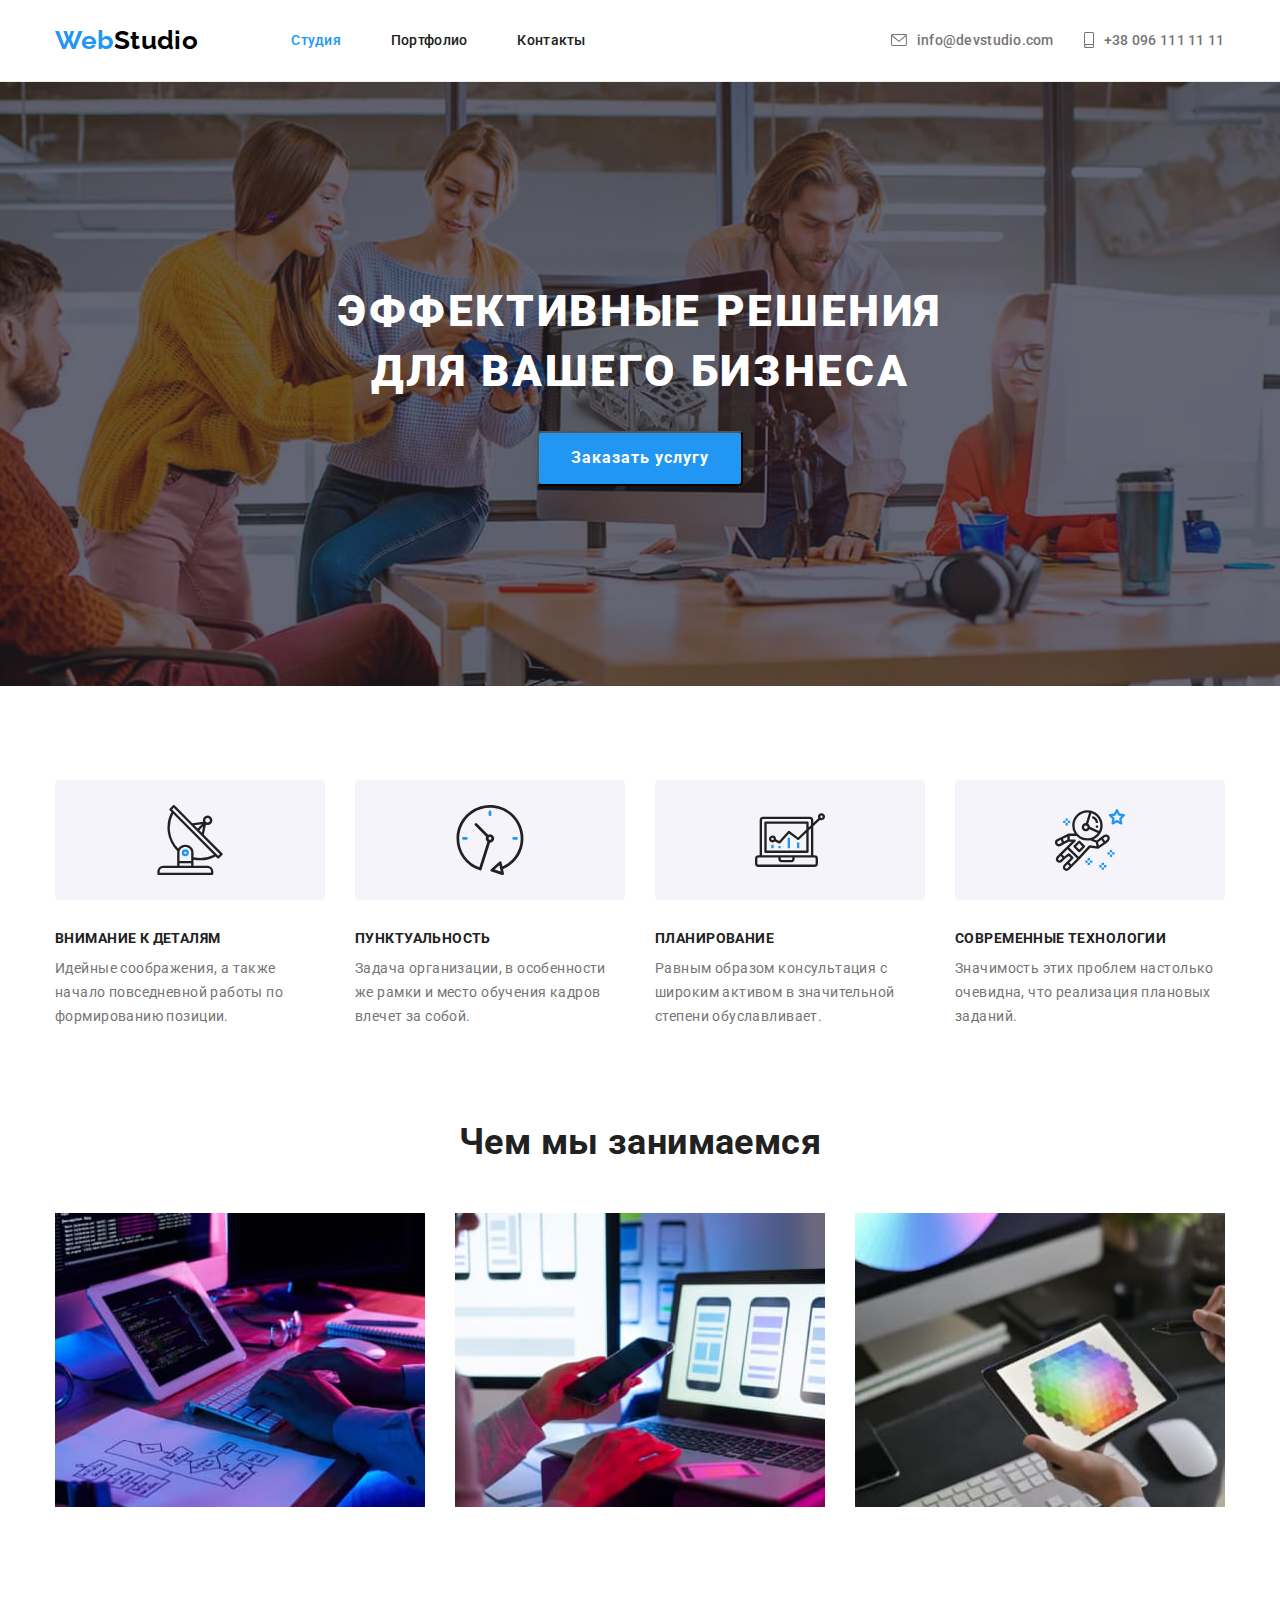
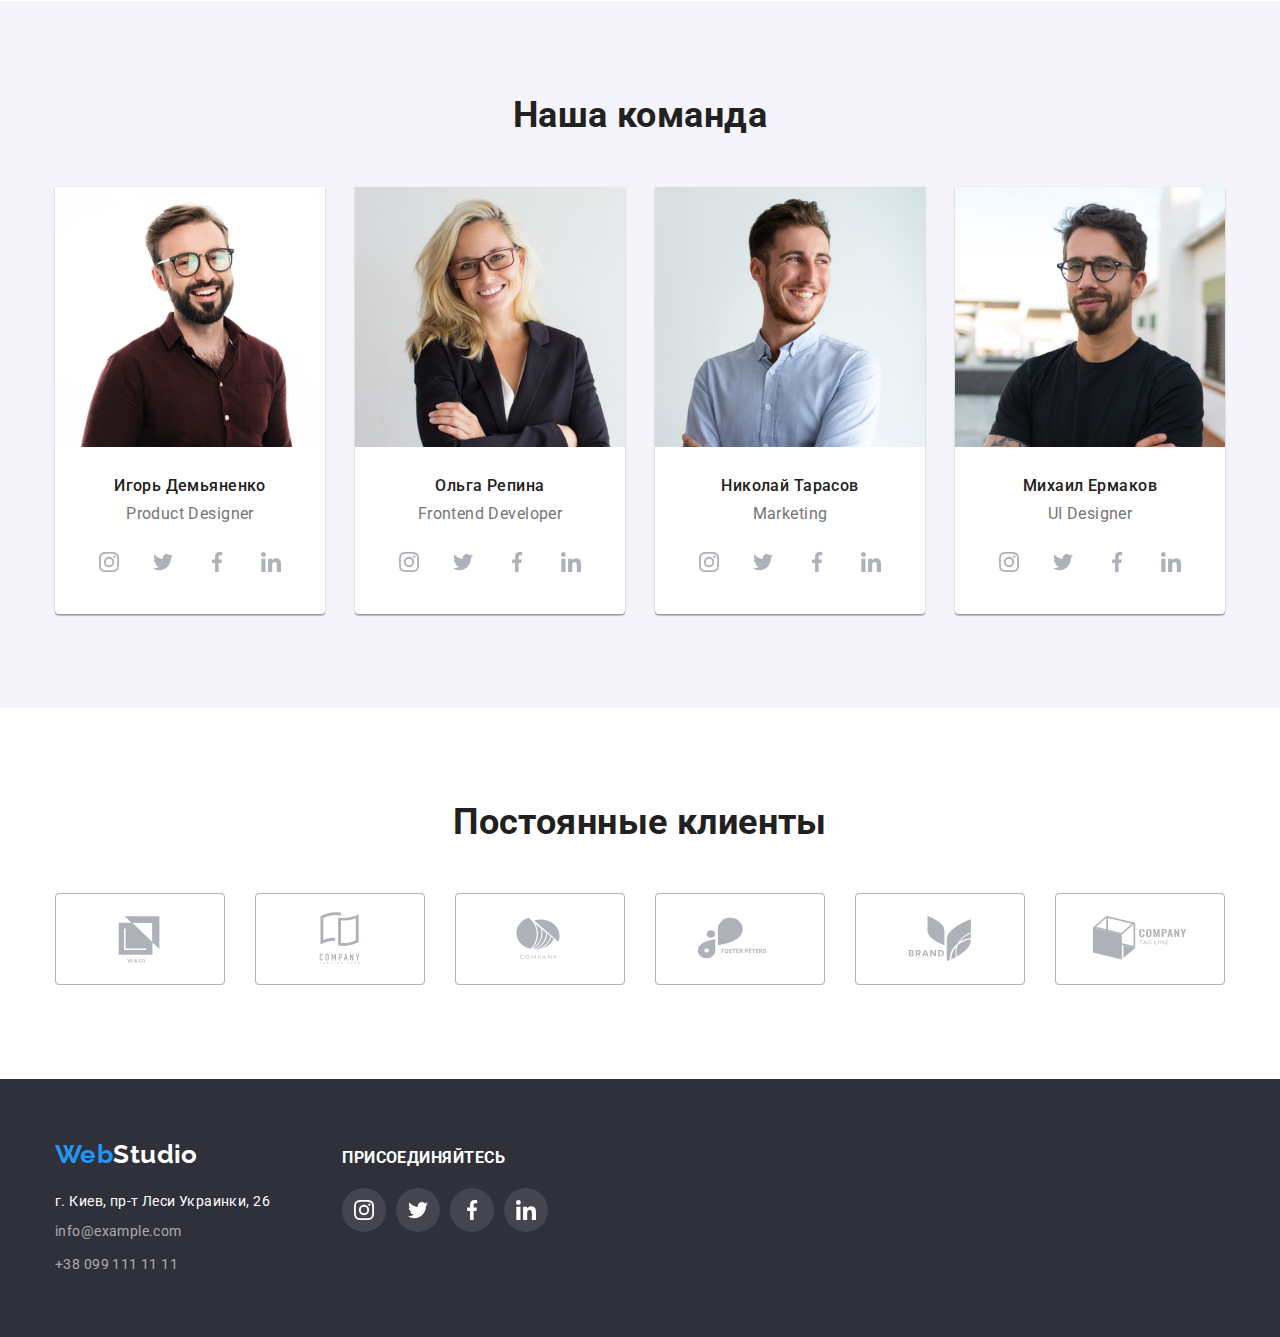
<file: index.html>
<!DOCTYPE html>
<html lang="en">

<head>
    <meta charset="UTF-8">
    <meta http-equiv="X-UA-Compatible" content="IE=edge">
    <meta name="viewport" content="width=device-width, initial-scale=1.0">
    <title>WebStudio</title>
    <link rel="preconnect" href="https://fonts.googleapis.com">
    <link rel="preconnect" href="https://fonts.gstatic.com" crossorigin>
    <link
        href="https://fonts.googleapis.com/css2?family=Raleway:wght@700&family=Roboto:wght@400;500;700;900&display=swap"
        rel="stylesheet">

    <link rel="stylesheet" href="https://cdn.jsdelivr.net/npm/modern-normalize@1.1.0/modern-normalize.min.css" />
    <link rel="stylesheet" href="./css/styles.css">
</head>

<body>
    <header class="page-heder">
        <div class="container heder">
            <nav class="main-nav">
                <a class="logo" href="./index.html" aria-label="Посилання на студію" lang="en">Web<span
                        class="studio">Studio</span></a>
                <ul class="site-nav list">
                    <li class="item"><a href="./index.html" class="link current">Студия</a></li>
                    <li class="item"><a href="./portfolio.html" class="link">Портфолио</a></li>
                    <li class="item"><a href="" class="link">Контакты</a></li>
                </ul>
            </nav>
            <div class="heder-contacts">
                <ul class="contacts list">
                    <li class="item contacts-item">
                        <div class="contact-mail">
                        <a href="mailto:info@devstudio.com" class="contacts-link">
                            <svg class="envelope" width="16" height="12">
                                <use href="./images/icons.svg#icon-envelope"></use>
                            </svg>info@devstudio.com
                        </a>
                        </div>
                     
                    </li>
                    <li class="item contacts-item">
                        <div class="contakt-phone">
                         <a href="tel:+380961111111" class="contacts-link">
                            <svg class="smartphone" width="10" height="16">
                                <use href="./images/icons.svg#icon-smartphone"></use>
                            </svg> +38 096 111 11 11
                         </a>
                        </div>
                        
                    </li>
                </ul>
            </div>
        </div>
    </header>

    <main>
        <section class="hero overlay">
            <div class="container ">
                <h1 class="hero-title">Эффективные решения для вашего бизнеса </h1>
                <button class="hero-button" type="button">Заказать услугу </button>
            </div>
        </section>
        <section class="section specialty">
            <div class="container specialty-conteiner">
                <h2 class="section-title h-hidden"> Основные критерии</h2>
                <ul class="list specialty-list">
                    <li class="specialty-item icon-antenna ">
                        <div class="specialty-icon">
                            <svg width="70" height="70">
                                <use href="./images/icons.svg#icon-antenna"></use>
                            </svg>
                        </div>
                        <h3 class="h-title">Внимание к деталям</h3>
                        <p class="p-text">Идейные соображения, а также начало повседневной работы по формированию
                            позиции.</p>
                    </li>
                    <li class="specialty-item icon-clock">
                        <div class="specialty-icon">
                            <svg width="70" height="70">
                                <use href="./images/icons.svg#icon-clock"></use>
                            </svg>
                        </div>
                        <h3 class="h-title">Пунктуальность</h3>
                        <p class="p-text">Задача организации, в особенности же рамки и место обучения кадров влечет за
                            собой.</p>
                    </li>
                    <li class="specialty-item icon-diagram">
                        <div class="specialty-icon">
                            <svg width="70" height="70">
                                <use href="./images/icons.svg#icon-diagram"></use>
                            </svg>
                        </div>
                        <h3 class="h-title">Планирование</h3>
                        <p class="p-text">Равным образом консультация с широким активом в значительной степени
                            обуславливает.</p>
                    </li>
                    <li class="specialty-item icon-astronaut">
                        <div class="specialty-icon">
                            <svg width="70" height="70">
                                <use href="./images/icons.svg#icon-astronaut"></use>
                            </svg>
                        </div>
                        <h3 class="h-title">Современные технологии</h3>
                        <p class="p-text">Значимость этих проблем настолько очевидна, что реализация плановых заданий.
                        </p>
                    </li>
                </ul>
            </div>
        </section>
        <section class="section ">
            <div class="container">
                <h2 class="section-title">Чем мы занимаемся</h2>
                <ul class="list img-list ">
                    <li class="img-item "><img src="./images/box1.jpg" alt="отображена работа над файлом-html"
                            width="370"></li>
                    <li class="img-item "><img src="./images/box2.jpg"
                            alt="отображена работа с гаджетами (телефон+ноутбук)" width="370"></li>
                    <li class="img-item "><img src="./images/box3.jpg" alt="на планшете отображена палитра тонов"
                            width="370"></li>
                </ul>
            </div>
        </section>
        <section class="section team">
            <div class="container">
                <h2 class="section-title">Наша команда </h2>
                <ul class="list team-list card-set">
                    <li class="team-item card-set-item">
                        <img class="team-img" src="./images/ИгорьДемьяненко.jpg" alt="team member card 1 " width="270">
                        <div class="team-card-name">
                            <h3 class="team-title">Игорь Демьяненко</h3>
                            <p class="team-text" lang="en">Product Designer</p>
                            <ul class="social-media list">
                                <li class="list social-media-item">
                                    <a class="social-media-link " href="" target="_blank" rel="noopener noreferrer" aria-label="instagram">
                                        <svg class="social-media-icon" width="20" height="20">
                                            <use href="./images/icons.svg#icon-instagram"></use>
                                        </svg>
                                    </a>
                            
                                </li>
                                <li class="list social-media-item">
                                    <a class="social-media-link " href="" target="_blank" rel="noopener noreferrer" aria-label="twitter">
                                        <svg class="social-media-icon" width="20" height="20">
                                            <use href="./images/icons.svg#icon-twitter"></use>
                                        </svg>
                                    </a>
                            
                                </li>
                                <li class="list social-media-item">
                                    <a class="social-media-link " href="" target="_blank" rel="noopener noreferrer" aria-label="facebook">
                                        <svg class="social-media-icon" width="20" height="20">
                                            <use href="./images/icons.svg#icon-facebook"></use>
                                        </svg>
                                    </a>
                                </li>
                                <li class="list social-media-item">
                                    <a class="social-media-link " href="" target="_blank" rel="noopener noreferrer" aria-label="linkedin">
                                        <svg class="social-media-icon" width="20" height="20">
                                            <use href="./images/icons.svg#icon-linkedin"></use>
                                        </svg>
                                    </a>
                                </li>
                            </ul>
                        </div>

                    </li>
                    <li class="team-item card-set-item">
                        <img class="team-img" src="./images/ОльгаРепина.jpg" alt="team member card 2" width="270">
                        <div class="team-card-name">
                            <h3 class="team-title">Ольга Репина</h3>
                            <p class="team-text" lang="en">Frontend Developer</p>
                            <ul class="social-media list">
                                <li class="list social-media-item">
                                    <a class="social-media-link " href="" target="_blank" rel="noopener noreferrer" aria-label="instagram">
                                        <svg class="social-media-icon" width="20" height="20">
                                            <use href="./images/icons.svg#icon-instagram"></use>
                                        </svg>
                                    </a>
                            
                                </li>
                                <li class="list social-media-item">
                                    <a class="social-media-link " href="" target="_blank" rel="noopener noreferrer" aria-label="twitter">
                                        <svg class="social-media-icon" width="20" height="20">
                                            <use href="./images/icons.svg#icon-twitter"></use>
                                        </svg>
                                    </a>
                            
                                </li>
                                <li class="list social-media-item">
                                    <a class="social-media-link " href="" target="_blank" rel="noopener noreferrer" aria-label="facebook">
                                        <svg class="social-media-icon" width="20" height="20">
                                            <use href="./images/icons.svg#icon-facebook"></use>
                                        </svg>
                                    </a>
                                </li>
                                <li class="list social-media-item">
                                    <a class="social-media-link " href="" target="_blank" rel="noopener noreferrer" aria-label="linkedin">
                                        <svg class="social-media-icon" width="20" height="20">
                                            <use href="./images/icons.svg#icon-linkedin"></use>
                                        </svg>
                                    </a>
                                </li>
                            </ul>
                        </div>

                    </li>
                    <li class="team-item card-set-item">
                        <img class="team-img" src="./images/НиколайТарасов.jpg" alt="team member card 3" width="270">
                        <div class="team-card-name">
                            <h3 class="team-title">Николай Тарасов</h3>
                            <p class="team-text" lang="en">Marketing</p>
                            <ul class="social-media list">
                                <li class="list social-media-item">
                                    <a class="social-media-link " href="" target="_blank" rel="noopener noreferrer" aria-label="instagram">
                                        <svg class="social-media-icon" width="20" height="20">
                                            <use href="./images/icons.svg#icon-instagram"></use>
                                        </svg>
                                    </a>
                            
                                </li>
                                <li class="list social-media-item">
                                    <a class="social-media-link " href="" target="_blank" rel="noopener noreferrer" aria-label="twitter">
                                        <svg class="social-media-icon" width="20" height="20">
                                            <use href="./images/icons.svg#icon-twitter"></use>
                                        </svg>
                                    </a>
                            
                                </li>
                                <li class="list social-media-item">
                                    <a class="social-media-link " href="" target="_blank" rel="noopener noreferrer" aria-label="facebook">
                                        <svg class="social-media-icon" width="20" height="20">
                                            <use href="./images/icons.svg#icon-facebook"></use>
                                        </svg>
                                    </a>
                                </li>
                                <li class="list social-media-item">
                                    <a class="social-media-link " href="" target="_blank" rel="noopener noreferrer" aria-label="linkedin">
                                        <svg class="social-media-icon" width="20" height="20">
                                            <use href="./images/icons.svg#icon-linkedin"></use>
                                        </svg>
                                    </a>
                                </li>
                            </ul>
                        </div>

                    </li>
                    <li class="team-item card-set-item">
                        <img class="team-img" src="./images/МихаилЕрмаков.jpg" alt="team member card 4" width="270">
                        <div class="team-card-name">
                            <h3 class="team-title">Михаил Ермаков</h3>
                            <p class="team-text" lang="en">UI Designer </p>
                            <ul class="social-media list">
                                <li class="list social-media-item">
                                    <a class="social-media-link " href="" target="_blank" rel="noopener noreferrer" aria-label="instagram">
                                        <svg class="social-media-icon" width="20" height="20">
                                            <use href="./images/icons.svg#icon-instagram"></use>
                                        </svg>
                                    </a>
                            
                                </li>
                                <li class="list social-media-item">
                                    <a class="social-media-link " href="" target="_blank" rel="noopener noreferrer" aria-label="twitter">
                                        <svg class="social-media-icon" width="20" height="20">
                                            <use href="./images/icons.svg#icon-twitter"></use>
                                        </svg>
                                    </a>
                            
                                </li>
                                <li class="list social-media-item">
                                    <a class="social-media-link " href="" target="_blank" rel="noopener noreferrer" aria-label="facebook">
                                        <svg class="social-media-icon" width="20" height="20">
                                            <use href="./images/icons.svg#icon-facebook"></use>
                                        </svg>
                                    </a>
                                </li>
                                <li class="list social-media-item">
                                    <a class="social-media-link " href="" target="_blank" rel="noopener noreferrer" aria-label="linkedin">
                                        <svg class="social-media-icon" width="20" height="20">
                                            <use href="./images/icons.svg#icon-linkedin"></use>
                                        </svg>
                                    </a>
                                </li>
                            </ul>
                        </div>

                    </li>
                </ul>
            </div>
        </section>
        <section class="section">
            <div class="container">
                <h2 class="section-title title-clients">Постоянные клиенты</h2>
                <ul class="clients">
                    <li class="list clients-items">
                        <svg class="clients-icon" width="106" height="60">
                            <use href="./images/icons.svg#icon-logo"></use>
                        </svg>
                    </li>
                    <li class="list clients-items">
                        <svg class="clients-icon" width="106" height="60">
                            <use href="./images/icons.svg#icon-logo-1"></use>
                        </svg>
                    </li>
                    <li class="list clients-items">
                        <svg class="clients-icon" width="106" height="60">
                            <use href="./images/icons.svg#icon-logo-2"></use>
                        </svg>
                    </li>
                    <li class="list clients-items">
                        <svg class="clients-icon" width="106" height="60">
                            <use href="./images/icons.svg#icon-logo-3"></use>
                        </svg>
                    </li>
                    <li class="list clients-items">
                        <svg class="clients-icon" width="106" height="60">
                            <use href="./images/icons.svg#icon-logo-4"></use>
                        </svg>
                    </li>
                    <li class="list clients-items">
                        <svg class="clients-icon" width="106" height="60">
                            <use href="./images/icons.svg#icon-logo-6"></use>
                        </svg>
                    </li>
                </ul>
            </div>

        </section>
    </main>
    <footer class="page-footer">
        <div class="container container-footer">
            <div class="address-container">
                <a class="logo footer-logo" href="./index.html" aria-label="Посилання на студію" lang="en">Web<span
                        class="footer-studio">Studio</span></a>
                <address class="address-text">
                    <div class="address-box">
                        <ul class="list">
                            <li class="google-address">
                                <a href="https://www.google.com.ua/maps/place/бул.+Леси+Украинки,+26,+Киев,+Украина"
                                    class="address-link">г.
                                    Киев, пр-т Леси
                                    Украинки, 26</a>
                            </li>
                            <li class="mail-adress"><a href="mailto:info@example.com " class="link">info@example.com</a>
                            </li>
                            <li class="tel-number"><a href="tel:+380991111111" class="link"> +38 099 111 11 11 </a></li>
                        </ul>
                    </div>
                
                </address>
            </div>
           
            <div class="social">
                <h3 class="title">присоединяйтесь</h3>
                <ul class="social-media list">
                    <li class="list social-media-item">
                        <a class="social-media-link social-footer link" href="" target="_blank" rel="noopener noreferrer" aria-label="instagram">
                            <svg class="social-icon" width="20" height="20">
                                <use href="./images/icons.svg#icon-instagram"></use>
                            </svg>
                        </a>
                
                    </li>
                    <li class="list social-media-item">
                        <a class="social-media-link social-footer link" href="" target="_blank" rel="noopener noreferrer" aria-label="twitter">
                            <svg class="social-icon" width="20" height="20">
                                <use href="./images/icons.svg#icon-twitter"></use>
                            </svg>
                        </a>
                
                    </li>
                    <li class="list social-media-item">
                        <a class="social-media-link social-footer link" href="" target="_blank" rel="noopener noreferrer" aria-label="facebook">
                            <svg class="social-icon" width="20" height="20">
                                <use href="./images/icons.svg#icon-facebook"></use>
                            </svg>
                        </a>
                    </li>
                    <li class="list social-media-item">
                        <a class="social-media-link social-footer link" href="" target="_blank" rel="noopener noreferrer" aria-label="linkedin">
                            <svg class="social-icon" width="20" height="20">
                                <use href="./images/icons.svg#icon-linkedin"></use>
                            </svg>
                        </a>
                    </li>
                </ul>
            
            </div>
        </div>

    </footer>
</body>

</html>
</file>
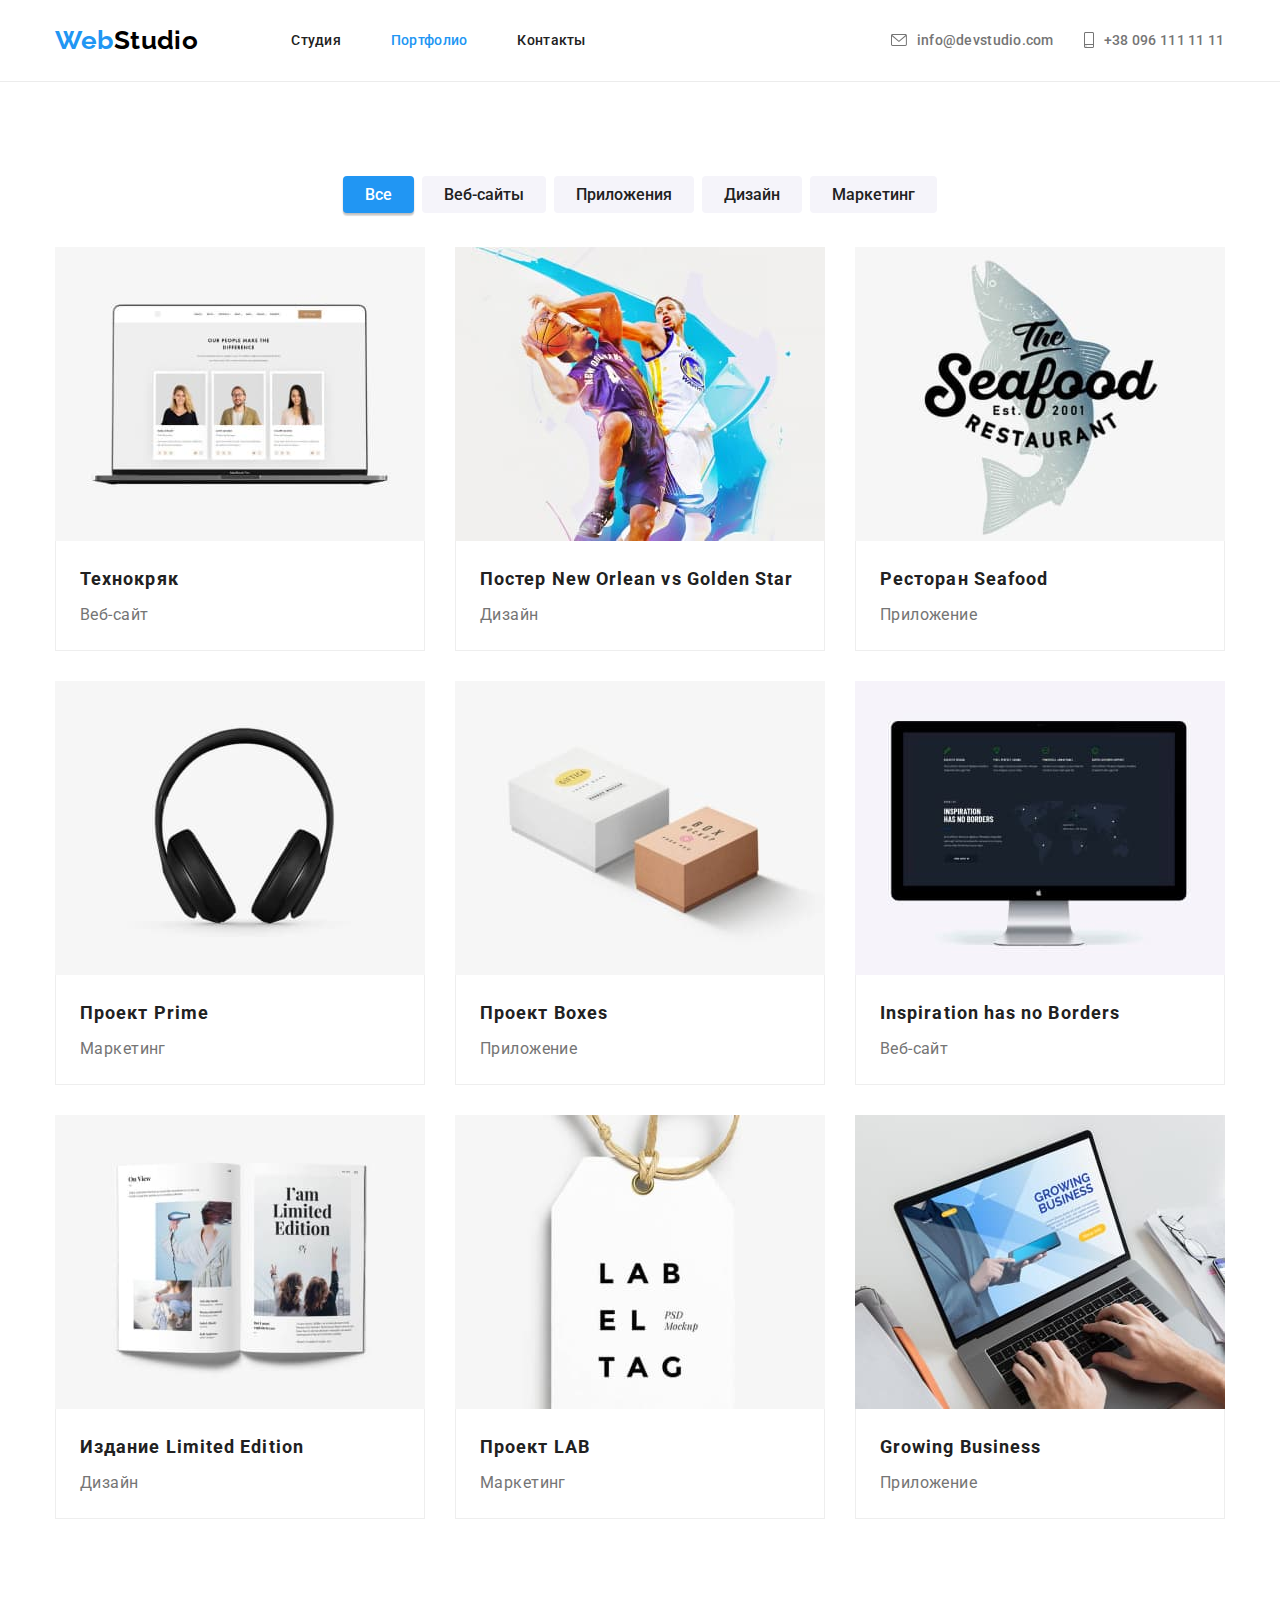
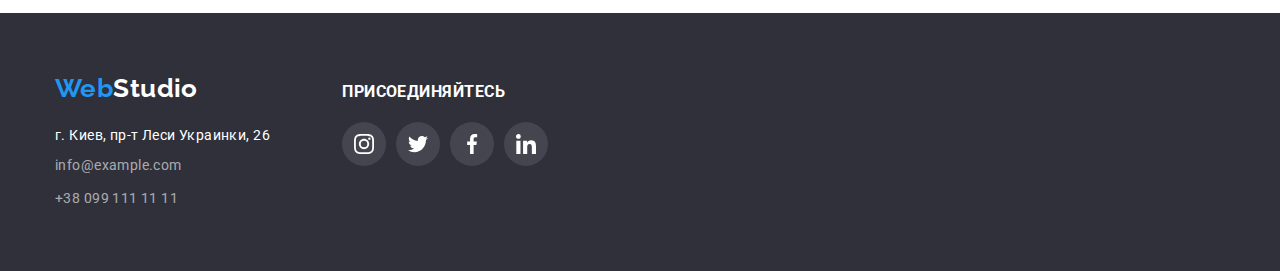
<file: portfolio.html>
<!DOCTYPE html>
<html lang="en">
<head>
    <meta charset="UTF-8">
    <meta http-equiv="X-UA-Compatible" content="IE=edge">
    <meta name="viewport" content="width=device-width, initial-scale=1.0">
    <title>WebStudio</title>
    <link rel="preconnect" href="https://fonts.googleapis.com">
    <link rel="preconnect" href="https://fonts.gstatic.com" crossorigin>
    <link href="https://fonts.googleapis.com/css2?family=Raleway:wght@700&family=Roboto:wght@400;500;700;900&display=swap"
      rel="stylesheet">
      
    <link rel="stylesheet" href="https://cdn.jsdelivr.net/npm/modern-normalize@1.1.0/modern-normalize.min.css" />
    <link rel="stylesheet" href="./css/styles.css">
</head>
<body>
  <header class="page-heder">
    <div class="container heder">
      <nav class="main-nav">
        <a class="logo" href="./index.html" aria-label="Посилання на студію" lang="en">Web<span
            class="studio">Studio</span></a>
        <ul class="site-nav list">
          <li class="item"><a href="./index.html" class="link ">Студия</a></li>
          <li class="item"><a href="./portfolio.html" class="link current">Портфолио</a></li>
          <li class="item"><a href="" class="link">Контакты</a></li>
        </ul>
      </nav>
      <div class="heder-contacts"> 
        <ul class="contacts list">
        <li class="item">
          <a href="mailto:info@devstudio.com" class="contacts-link">
          <svg class="envelope" width="16" height="12">
          <use href="./images/icons.svg#icon-envelope"></use>
        </svg>info@devstudio.com</a>
      </li>
        <li class="item">
          <a href="tel:+380961111111" class="contacts-link">
          <svg class="smartphone" width="10" height="16">
          <use href="./images/icons.svg#icon-smartphone"></use>
        </svg> +38 096 111 11 11</a>
      </li>
       </ul>
      </div>
    
    </div>
  </header>

    <main>
     <section class="section ">
      <div class="container">
          <h1 class=" h-hidden">Portfolio</h1>
          <ul class="button-list list">
            <li class="button-item"><button class="filter-button current" type="button">Все</button></li>
            <li class="button-item"><button class="filter-button" type="button">Веб-сайты</button></li>
            <li class="button-item"><button class="filter-button" type="button">Приложения</button></li>
            <li class="button-item"><button class="filter-button" type="button">Дизайн</button></li>
            <li class="button-item"><button class="filter-button" type="button">Маркетинг</button></li>
          </ul>
          <ul class="list portfolio-card card-set">
            <li class="card-set-item">
              <a href=""><img src="./images/portfolio-img/технокряк.jpg" alt="лептоп с визуализацией команды" width="370">
               <div class="card-name card-title">
                <h2 class=" portfolio-title">Технокряк</h2>
                <p class=" portfolio-text">Веб-сайт</p>
               </div>
              </a>
            </li>
            <li class="card-set-item">
              <a href=""> <img src="./images/portfolio-img/ПостерNewOrleanvsGoldenStar.jpg"
                  alt="игроки баскетбола во время прыжка" width="370">
                <div class="card-name card-title">
                   <h2 class=" portfolio-title">Постер New Orlean vs Golden Star</h2>
                   <p class=" portfolio-text">Дизайн</p>
                </div>
              </a>
            </li>
            <li class="card-set-item">
              <a href=""><img src="./images/portfolio-img/РесторанSeafood.jpg" alt="логотип ресторана" width="370">
                <div class="card-name card-title">  
                <h2 class="portfolio-title">Ресторан Seafood</h2>
                <p class="portfolio-text">Приложение</p>
                </div>
              </a>
            </li>
            <li class="card-set-item">
              <a href=""> <img src="./images/portfolio-img/ПроектPrime.jpg" alt="безпроводные наушники" width="370">
                <div class="card-name card-title"> 
                  <h2 class="portfolio-title">Проект Prime</h2>
                  <p class="portfolio-text">Маркетинг</p>
                 </div>
              </a>
            </li>
            <li class="card-set-item">
              <a href=""><img src="./images/portfolio-img/ПроектBoxes.jpg" alt="две коробки: белая и бежевая" width="370">
                <div class="card-name card-title">
                 <h2 class="portfolio-title">Проект Boxes</h2>
                 <p class="portfolio-text">Приложение</p>
                </div>
              </a>
            </li>
            <li class="card-set-item">
              <a href=""> <img src="./images/portfolio-img/InspirationHasNoBorders.jpg" alt="монитор с изображением сайта"
                  width="370">
                 <div class="card-name card-title">
                  <h2 lang="en" class="portfolio-title">Inspiration has no Borders</h2>
                  <p class="portfolio-text">Веб-сайт</p>
                  </div>
               </a>
            </li>
            <li class="card-set-item">
              <a href=""> <img src="./images/portfolio-img/ИзданиеLimitedEdition.jpg" alt="открытая книга с илюстрациями"
                  width="370">
                <div class="card-name card-title">  
                 <h2 class="portfolio-title">Издание Limited Edition</h2>
                 <p class="portfolio-text">Дизайн</p>
                </div>
              </a>
            </li>
            <li class="card-set-item">
              <a href=""> <img src="./images/portfolio-img/ПроектLAB.jpg" alt="бирка с логотипом" width="370">
                <div class="card-name card-title">  
                 <h2 class="portfolio-title">Проект LAB</h2>
                 <p class="portfolio-text">Маркетинг</p>
                </div>
              </a>
            </li>
            <li class="card-set-item">
              <a href=""> <img src="./images/portfolio-img/GrowingBusiness.jpg" alt="лептоп во время работы" width="370">
                <div class="card-name card-title">  
                  <h2 lang="en" class=" portfolio-title">Growing Business</h2>
                <p class="portfolio-text">Приложение</p></div>
              </a>
            </li>
          </ul>
      </div>
     </section>
    </main>
  <footer class="page-footer">
    <div class="container container-footer">
      <div class="address-container">
        <a class="logo footer-logo" href="./index.html" aria-label="Посилання на студію" lang="en">Web<span
            class="footer-studio">Studio</span></a>
        <address class="address-text">
          <div class="address-box">
            <ul class="list">
              <li class="google-address">
                <a href="https://www.google.com.ua/maps/place/бул.+Леси+Украинки,+26,+Киев,+Украина"
                  class="address-link">г.
                  Киев, пр-т Леси
                  Украинки, 26</a>
              </li>
              <li class="mail-adress"><a href="mailto:info@example.com " class="link">info@example.com</a>
              </li>
              <li class="tel-number"><a href="tel:+380991111111" class="link"> +38 099 111 11 11 </a></li>
            </ul>
          </div>
  
        </address>
      </div>
  
      <div class="social">
        <h3 class="title">присоединяйтесь</h3>
        <ul class="social-media list">
          <li class="list social-media-item">
            <a class="social-media-link social-footer link" href="" target="_blank" rel="noopener noreferrer"
              aria-label="instagram">
              <svg class="social-icon" width="20" height="20">
                <use href="./images/icons.svg#icon-instagram"></use>
              </svg>
            </a>
  
          </li>
          <li class="list social-media-item">
            <a class="social-media-link social-footer link" href="" target="_blank" rel="noopener noreferrer"
              aria-label="twitter">
              <svg class="social-icon" width="20" height="20">
                <use href="./images/icons.svg#icon-twitter"></use>
              </svg>
            </a>
  
          </li>
          <li class="list social-media-item">
            <a class="social-media-link social-footer link" href="" target="_blank" rel="noopener noreferrer"
              aria-label="facebook">
              <svg class="social-icon" width="20" height="20">
                <use href="./images/icons.svg#icon-facebook"></use>
              </svg>
            </a>
          </li>
          <li class="list social-media-item">
            <a class="social-media-link social-footer link" href="" target="_blank" rel="noopener noreferrer"
              aria-label="linkedin">
              <svg class="social-icon" width="20" height="20">
                <use href="./images/icons.svg#icon-linkedin"></use>
              </svg>
            </a>
          </li>
        </ul>
  
      </div>
    </div>
  
  </footer>
</body>
</html>
</file>
<file: css/styles.css>
/*цвет основного текста #212121*/
/*цвет вторичного текста #757575;*/
/* цвет кнопок акцент #2196F3*/
/* цвет белый, герой, кнопки #FFFFFF*/

:root {
    --primary-text-color: #757575;
    --title-text-color: #212121;
    --accent-color: #2196F3;
    --background-site-color:#E5E5E5;
    --background-heder-color: #FFFFFF;
    --footer-color:#2F303A;
    --background-section-color: #F5F4FA;
    --color-contacts-address: rgba(255, 255, 255, 0.6);
    --color-logo-Studio: #000000;
    --hover-hero-button-color:#188CE8;
    --portfolio-card-title-color:#EEEEEE;
    --icon-color:#AFB1B8;
    --items: 4;
    --indent: 30px;
    --hero-color:#C4C4C4;
}


 /*Body*/

body {
    color:var(--primary-text-color);
    font-family: Roboto, sans-serif; 
    letter-spacing: 0.03em;
    font-size: 14px;
}
/*reset*/

h1, h2, h3, p{
 margin: 0;
}
.list {
    list-style: none;
    margin: 0;
    padding: 0;
}
img {
    display: block;
    max-width: 100%;
    height: auto;
}

/*сітка із застосуванням flex-box*/

.card-set {
    display: flex;
    flex-wrap: wrap;
    margin: calc(-1 * var(--indent) / 2);
}

.card-set-item {
    flex-basis: calc((100% - var(--indent) * var(--items)) / var(--items));
    margin: calc(var(--indent) / 2);
}

a {
    text-decoration: none;
}

.container {
    width: 1200px;
    padding-left: 15px;
    padding-right: 15px;
    margin-left: auto;
    margin-right: auto;
}
/*heder*/
.page-heder {
    border-bottom: 1px solid #ECECEC;  
    display: block;
}
/*nav*/
.heder, .main-nav {
    display: flex;
    align-items: center;
    justify-content: center;
}

.logo {
    font-family: Raleway, sans-serif;
    font-weight: 700;
    font-size: 26px;
    line-height: 1.2;
    color: var(--accent-color);
    padding-top:  24px;
    padding-bottom: 24px;
}
.studio {
    color: var(--color-logo-Studio);
}

.logo:hover, 
.logo:focus {
color: var(--accent-color);
}

.site-nav, .contacts {
    display: flex;
    align-items: center;
}

.site-nav {
    margin-left: 93px;
    flex-basis: 294px;
}
.site-nav .link,
.contacts .contacts-link{
display: flex;
align-items: center;
justify-content: center;
padding-top: 32px;
padding-bottom: 32px;
font-weight: 500;
font-size: 14px;
line-height: 1.2;
letter-spacing: 0.02em;
}
.site-nav .link{
color: var(--title-text-color);
} 

.site-nav .item:not(:last-child)
{
    margin-right: 50px;
}

.site-nav .link.current,
.site-nav a:hover,
.site-nav a:focus {
color: var(--accent-color);
}

.heder-contacts {
    display: flex;
    align-items: center;
}
.contacts {
    margin-left: 305px;
  
}
/*
.contacts-item {
    display: inline;
    align-items: center;
    justify-content: center;
}
*/

.contacts .item:not(:last-child){
margin-right: 30px;
}

.contacts-link {
    color: var(--primary-text-color);
}

.contacts-link:hover,
.contacts-link:focus
 {
    color:var(--accent-color);
}

.envelope,
.smartphone {
    margin-right: 10px;
    fill: currentColor;
}

/*main*/

/*section*/
.section {
    margin: 0px; 
    padding-top: 94px;
    padding-bottom: 94px;
}

/*hero section*/

.hero { 
   background-color: var(--hero-color);
   text-align: center;
   padding: 200px 0;
}
   .overlay{ 
   max-width: 1600px;
   margin-left: auto;
   margin-right: auto;
   background-image: linear-gradient(rgba(47, 48, 58, 0.4), rgba(47, 48, 58, 0.4)),url(../images/img-hero/Img-hero.jpg); 
   background-repeat:no-repeat;
   background-position: center;
   background-size:cover;

}

.hero-title {
    color: var(--background-heder-color);
    font-weight: 900;
    font-size: 44px;
    line-height: 1.36;
    letter-spacing: 0.06em;
    text-transform: uppercase;
    width: 696px;
    margin-left: 237px;
   } 

.hero-button {
    color: var(--background-heder-color);
    background-color: var(--accent-color);
    font-weight: 700;
    font-size: 16px;
    line-height: 1.9;
    letter-spacing: 0.06em;
    cursor: pointer;
    font-family: inherit;
    border-radius: 4px;
    padding: 10px 32px;
    margin-top: 30px;
    box-shadow: 0px 4px 4px rgba(0, 0, 0, 0.15);
    
}

.hero-button:hover,
.hero-button:focus {
 background-color: var(--hover-hero-button-color);
 color: var(--background-heder-color);
}
/*section #2*/
.specialty {
    padding-bottom: 0;
}
.specialty-list {
    display: flex;
}
.specialty-icon{
 content: "";
 height: 120px;
 margin-bottom: 30px;
 display: flex;
 align-items: center;
 justify-content: center;
 background-size: contain;
 background-repeat: no-repeat;
 background-position: center;
 background-color: var(--background-section-color);
 border-radius: 4px;
}

.specialty-list .specialty-item:not(:last-child),
.img-list .img-item:not(:last-child) {
    margin-right: 30px;
}

.specialty-item {
    flex-basis: 270px;
}

.section-title{
    font-weight: 700;
    font-size: 36px;
    line-height: 1.14;
    text-align: center;
    margin-bottom: 50px;
}

.h-hidden {
    display: none;
    opacity: 0;
}

.h-title {
    font-weight: 700;
    font-size: 14px;
    line-height: 1.2;
    text-transform: uppercase;
    margin-bottom: 10px;
}
.section-title, .h-title, 
.team-title {
    color: var(--title-text-color);
}

.p-text {
    font-size: 14px;
    line-height: 1.71;
}

/*section#3*/

.img-list {
    display: flex;
    align-items: center;
}

/*section team*/

.team {
 background-color: var(--background-section-color);
}
.team-list {
    flex-basis: 270px;

}
.team-item {
    box-shadow: 0px 1px 3px rgba(0, 0, 0, 0.12), 0px 1px 1px rgba(0, 0, 0, 0.14), 0px 2px 1px rgba(0, 0, 0, 0.2);
    border-radius: 0px 0px 4px 4px;
    background-color: var(--background-heder-color);
}

.team-card-name {
    padding: 30px 0;
    text-align: center;
}

.team-title {
    font-weight: 500;
    font-size: 16px;
    line-height: 1.18;
    margin-bottom: 10px;
}

.team-text {
    font-size: 16px;
    line-height: 1.18; 
    margin-bottom: 16px;
}

.social-media {
 display: flex;
 justify-content: center;
}

.social-media-item:not(:last-child){
margin-right: 10px;
}

.social-media-link{
    display: flex;
    align-items: center;
    justify-content: center;
    width: 44px;
    height: 44px;
    border-radius: 50%;
    color: var(--icon-color);
    background-color: var(--background-heder-color);
}

.social-media-link:hover,
.social-media-link:focus
 {
    color: var(--background-heder-color);
    background-color: var(--accent-color);
}

.social-media-icon {
    fill: currentColor;
}


/*clients*/
.title-clients {
    margin-bottom: 50px;
}

.clients {
    display: flex;
    justify-content: center;
    margin: 0;
    padding: 0;
}

.clients-items {
    display: flex;
    justify-content: center;
    align-items: center;
   border: 1px solid var(--icon-color);
   border-radius: 4px;
   width: 170px;
   height: 92px;
   color: var(--icon-color);  
}

.clients-items:hover,
.clients-items:focus{
border: 1px solid var(--accent-color);
color: var(--accent-color);
}

.clients-items:not(:last-child) {
    margin-right: 30px;
}

.clients-icon{
    margin: 16px, 32px;
    fill: currentColor;
}


/*footer*/

footer {
    background: var(--footer-color);
   }

.page-footer {
 display: block;
 padding-top: 60px;
 padding-bottom: 60px;
}
.container-footer {
    display: flex;
    align-items: baseline;
}
.address-container {
    margin-right: 72px;

}


.address-text {
font-size: 14px;
line-height: 1.71;
font-style: normal;
margin-top: 20px;
}

.address-link {
    color: var(--background-heder-color);
}
.google-address {
    margin-bottom: 6px;
}
.link {
    color: var(--color-contacts-address);
}

.link:hover,
.link:focus {
    color: var(--accent-color);
}
.footer-studio {
    color: var(--background-heder-color);
}
.mail-adress {
    margin-bottom: 9px;
}
.social {
    display: flex;
    flex-direction: column;
}
.title {
font-weight: 700;
color: var(--background-heder-color);
margin-bottom: 20px;
letter-spacing: 0.03em;
text-transform: uppercase;
}
.social-footer {
    background-color: rgba(255, 255, 255, 0.1);
}
.social-icon {
    fill: var(--background-heder-color);
    
    
}
/*portfolio*/

/*стилизація списку кнопок*/

.button-list{
display: flex;
margin-bottom: 34px;
justify-content: center;

}

.button-item:not(:last-child) {
margin-right: 8px;
}

.filter-button {
   background-color: var(--background-section-color);
    color: var(--title-text-color);   
    font-family: inherit;
    font-weight: 500;
    font-size: 16px;
    line-height: 1.6;
    text-align: center;
    border-radius: 4px;
    padding: 6px 22px;
    border: none;
   }

.filter-button.current,
.filter-button:hover,
.filter-button:focus{
    background-color: var(--accent-color);
    color: var(--background-heder-color);
    box-shadow: 0px 3px 1px rgba(0, 0, 0, 0.1), 
    0px 1px 2px rgba(0, 0, 0, 0.08), 
    0px 2px 2px rgba(0, 0, 0, 0.12);
   }

/*about portfolio cards*/


   .portfolio-card {
       --items: 3;
   }
   .card-set-item:hover,
   .card-set-item:focus {
    
    box-shadow: 0px 1px 1px rgba(0, 0, 0, 0.12), 
    0px 4px 4px rgba(0, 0, 0, 0.06), 
     1px 4px 6px rgba(0, 0, 0, 0.16);
   }

   .card-title {
    background-color: var(--background-heder-color);
    border: 1px solid var(--portfolio-card-title-color);
    border-top: none;
   }

  .card-name {
    padding: 20px 24px;
  }
.portfolio-title {
    font-weight: 700;
    font-size: 18px;
    line-height: 2;
    letter-spacing: 0.06em;
    color: var(--title-text-color);
    margin-bottom: 4px;
}

.portfolio-text {
    font-size: 16px;
    line-height: 1.8;
    color: var(--primary-text-color);
 }
</file>
